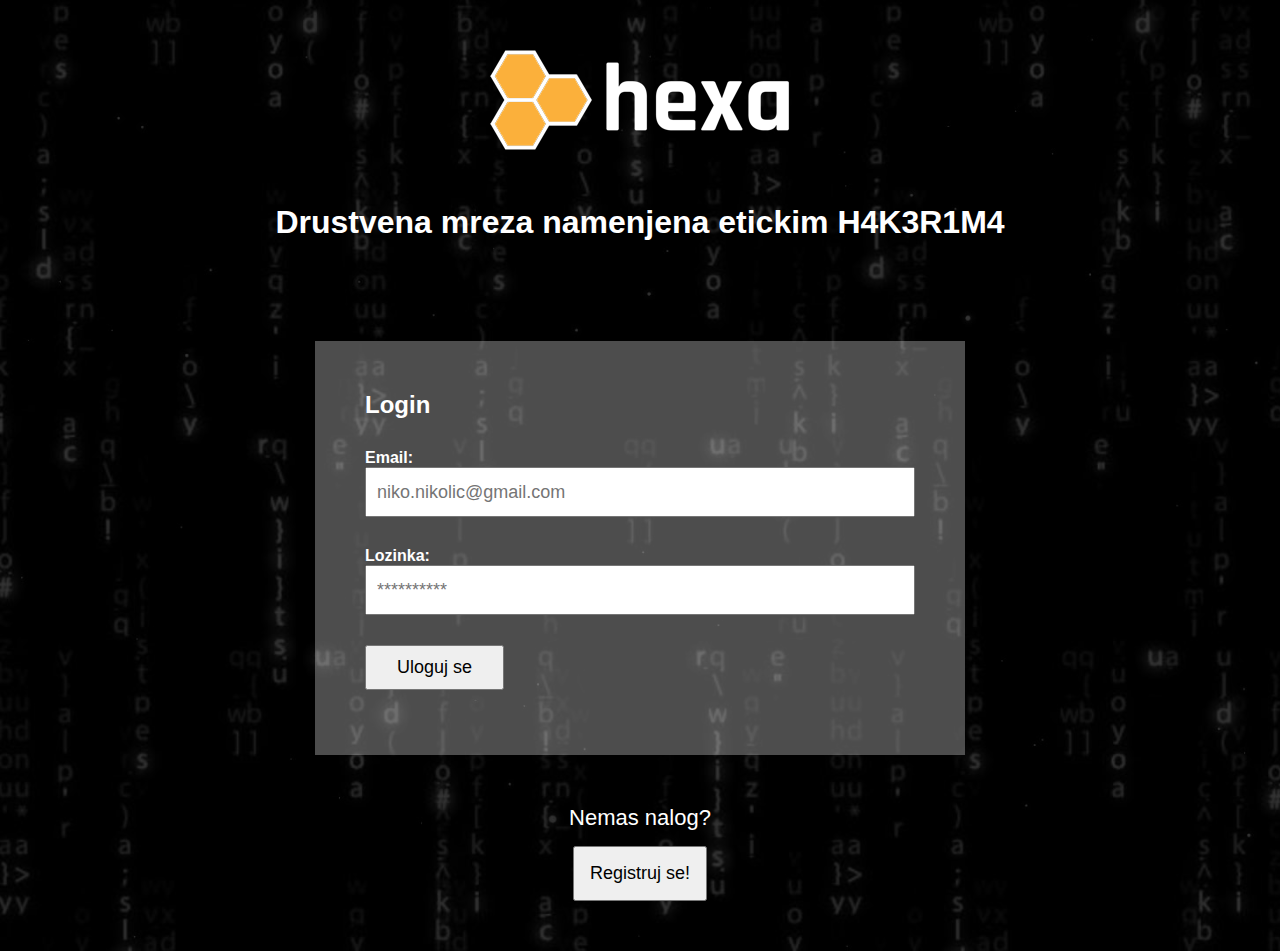
<file: SocialNetwork/index.html>
<!DOCTYPE html>
<html>
<head>
    <meta charset="utf-8">
    <meta name="viewport" content="width=device-width, initial-scale=1">
    <link rel="stylesheet" type="text/css" href="style.css">
    <title>Hexa</title>
</head>
<body>

    <div class="logo">
        <img src="img/logo.png">
    </div>

    <h1>Drustvena mreza namenjena etickim H4K3R1M4</h1>

    <div class="main-wrapper">
        <form id="loginForm">
            <h2>Login</h2>

            <div>
                <label>Email:</label>
                <input type="email" name="email" id="login_email" placeholder="niko.nikolic@gmail.com">
            </div>

            <div>
                <label>Lozinka:</label>
                <input type="password" name="lozinka" id="login_lozinka" placeholder="**********">
            </div>

            <div>
                <button>Uloguj se</button>
            </div>

        </form>
    </div>

    <div class="no-acc-register">
        <p>Nemas nalog?</p>
        <button id="registracija">Registruj se!</button>
    </div>

    <div class="custom-modal">
        <button id="closeModal">X</button>
    
        <form id="registrationForm">
            <h2>Registracija korisnika</h2>
    
            <div>
                <label for="korisnicko_ime">Korisničko ime: *</label>
                <input id="korisnicko_ime" type="text" name="korisnicko_ime" placeholder="niko.nikolic1">
            </div>
    
            <div>
                <label for="email">Email adresa : *</label>
                <input id="email" type="text" name="register_email" placeholder= "niko. nikolic@mail.com">
            </div>
    
            <div>
                <label for="lozinka">Lozinka: *</label>
                <input id="lozinka" type="password" name="register_lozinka" placeholder="********">
            </div>
    
            <div>
                <label for="ponovi_ lozinku"> Ponovi lozinku: *</label>
                <input id="ponovi_lozinku" type="password" name="ponovi_lozinku" placeholder= "********">
            </div>
    
            <div>
                <button>Registruj se</button>
            </div>
        </form>
    </div>

    <script src="js/Validator.js"></script>
    <script src="js/Session.js"></script>
    <script src="js/User.js"></script>
    <script src="js/app.js"></script>

</body>
</html>

<!-- 21:36 -->
</file>
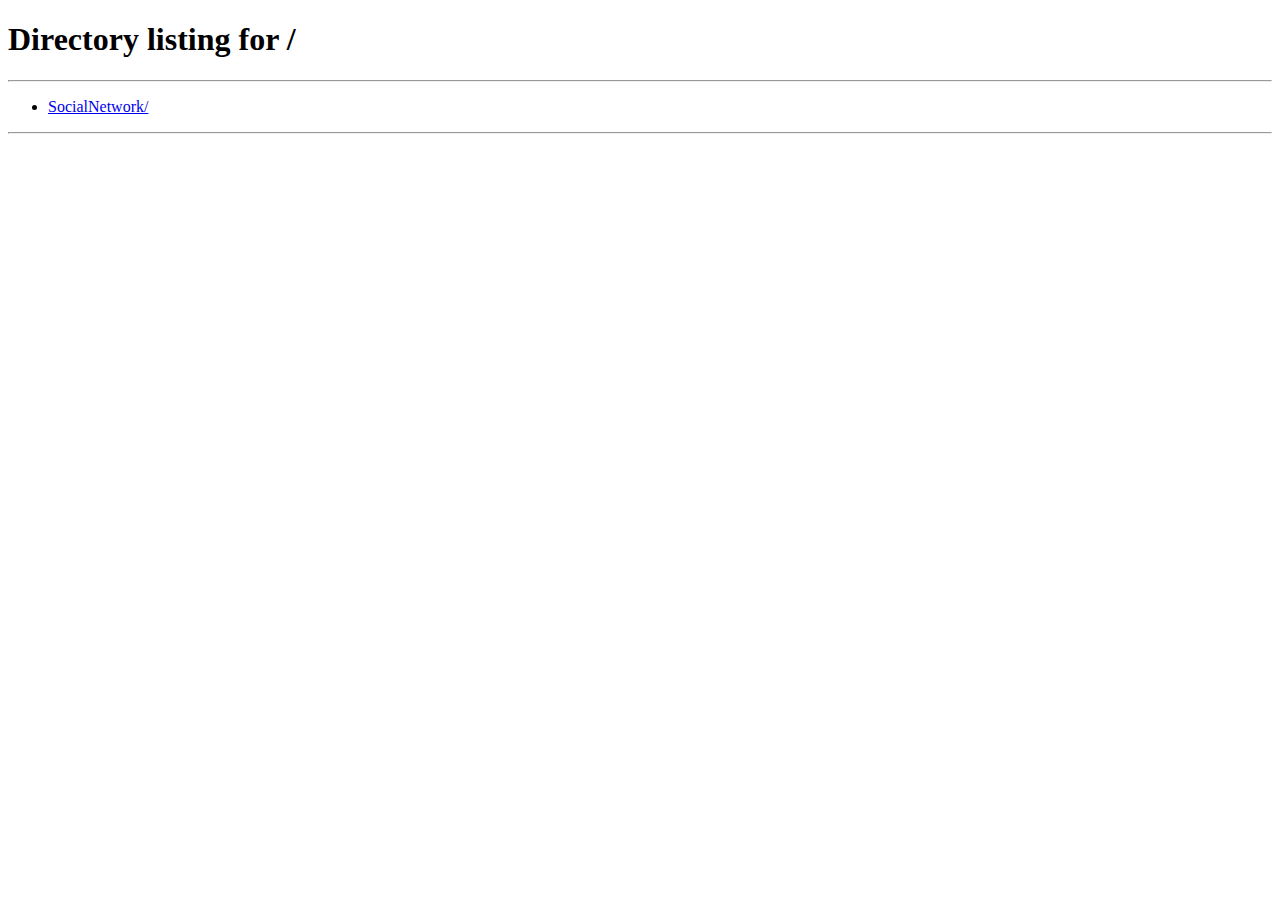
<file: SocialNetwork/hexa.html>
<!DOCTYPE html>
<html>
<head>
    <meta charset="utf-8">
    <meta name="viewport" content="width=device-width, initial-scale=1">
    <link href="https://cdn.jsdelivr.net/npm/bootstrap@5.2.1/dist/css/bootstrap.min.css" rel="stylesheet" integrity="sha384-iYQeCzEYFbKjA/T2uDLTpkwGzCiq6soy8tYaI1GyVh/UjpbCx/TYkiZhlZB6+fzT" crossorigin="anonymous">
    <link rel="stylesheet" type="text/css" href="style.css">
    <title>Hexa</title>
</head>
<body>

    <div class="container">

        <div class="row">

            <div class="col-md-3">
                <div class="inner-container left-side">
                    <img src="img/profile.jpg" class="profile">

                    <p><b id="username"></b></p>
                    <p id="email"></p>

                    <button id="editAccount">Izmjeni nalog</button>
                    <button id="logout">Odjavi se</button>
                </div>
            </div>

            <div class="col-md-9">
                <div class="inner-container right-side">
                    <form id="postForm">
                        <textarea id="postContent" placeholder="Napisi nesto i objavi ..."></textarea>
                        <button>Objavi</button>
                    </form>

                    <div id="allPostsWrapper"></div>
                </div>
            </div>

        </div>

    </div>

    <div class="custom-modal">
        <button id="closeModal">X</button>
        <form id="editForm">
            <h2>Izmijeni svoj profil</h2>
            <div>
                <label for="korisnicko_ime">Korisničko ime:</label>
                <input id="korisnicko_ime" type="text" name="korisnicko_ime" placeholder="niko.nikolic1">
            </div>
            <div>
                <label for="edit_email"> Email adresa:</label>
                <input id="edit_email" type="text" name="register_email" placeholder="niko.nikolic@mail.com">
            </div>
            <div>
                <button>Izmijeni</button>
            </div>
        </form>

        <hr>

        <button id="deleteProfile">OBRISI PROFIL</button>
    </div>

    <script src="js/Session.js"></script>
    <script src="js/User.js"></script>
    <script src="js/Comment.js"></script>
    <script src="js/Post.js"></script>
    <script src="js/hexa.js"></script>

</body>
</html>
</file>
<file: SocialNetwork/style.css>
* {
    margin: 0;
    padding: 0;
    box-sizing: border-box;
}

body {
    font-family: sans-serif;
    padding: 50px;
    background-image: url('img/bg.jpg');
    color: #fff;
    background-size: cover;
    box-shadow: rgba(0, 0, 0, 0.8) 0 0 0 10000px inset;
}

h1 {
    text-align: center;
    margin-bottom: 100px;
}

h2 {
    margin-bottom: 15px;
}

.logo {
    text-align: center;
    margin-bottom: 50px;
}

.main-wrapper {
    max-width: 650px;
    margin: auto;
    background-color: rgba(255, 255, 255, 0.3);
    padding: 50px;
}

button {
    cursor: pointer;
}

form div {
    padding: 15px 0;
}

form div label {
    display: block;
    font-weight: bold;
    font-size: 16px;
}

form div input {
    height: 50px;
    width: 100%;
    font-size: 18px;
    padding: 0 10px;
}

form div button {
    padding: 10px 30px;
    font-size: 18px;
}

form ul {
    list-style: none;
}

form ul li {
    color: red;
}

.no-acc-register {
    text-align: center;
    margin-top: 50px;
}

.no-acc-register button {
    padding: 15px;
    font-size: 18px;
}

.no-acc-register p {
    font-size: 22px;
    margin-bottom: 15px;
}

.custom-modal {
    display: none;
    background-color: black;
    box-shadow: rgba(255,255,255,0.8) 0 0 1000px 1000px;
    max-width: 650px;
    margin: auto;
    padding: 50px;
    position: absolute;
    top: 10%;
    Left: 0;
    right: 0;
    width: 100%;
}

.custom-modal button#closeModal {
    height: 20px;
    width: 20px;
    color: white;
    background-color: transparent;
    border: 0;
    font-size: 25px;
    font-weight: bold;
    position: absolute;
    right: 30px;
    top: 30px;
}

.inner-container {
    border: 1px solid green;
    padding: 15px;
}

.inner-container.left-side {
    text-align: center;
}

.inner-container img.profile{
    width: 70%;
    border-radius: 50%;
    display: block;
    margin: auto;
    border: 5px solid white;
    margin-bottom: 20px;
}

.inner-container.right-side form {
    display: flex;
    height: 100px;
}

.inner-container.right-side form textarea {
    width: 85%;
    border: 0;
    padding: 10px;
    resize: none;
    outline-color: green;
}

.inner-container.right-side form button {
    width: 15%;
    border: 0;
}

#deleteProfile {
    border: 2px solid red;
    color: red;
    padding: 5px 15px;
}

#allPostsWrapper .single-post {
    background-color: #eaeaea;
    padding: 15px;
    margin-top: 15px;
    color: #000;
}

#allPostsWrapper .single-post .post-content {
    padding-bottom: 10px;
    border-bottom: 1px solid black;
    margin-bottom: 10px;
    font-size: 22px;
}

#allPostsWrapper .single-post .post-commments form {
    height: 30px;
    margin-top: 15px;
}

#allPostsWrapper .single-post .post-commments form input {
    width: 85%;
    padding: 0 10px;
}

#allPostsWrapper .single-post .post-commments form button {
    width: 15%;
    background-color: grey;
}

#allPostsWrapper .single-post .post-actions {
    display: flex;
    justify-content: space-between;
    color: grey;
}

.like-btn {
    background-image: url('img/like.png');
    padding: 5px 15px 5px 40px;
    background-repeat: no-repeat;
    background-position: 10px;
    border:0;
}

.comment-btn {
    background-image: url('img/comment.png');
    padding: 5px 15px 5px 40px;
    background-repeat: no-repeat;
    background-position: 10px;
    border:0;
}

#allPostsWrapper .single-post .post-actions div button.remove-btn {
    border-color: red;
    color: red;
    padding: 5px 15px;
}

#allPostsWrapper .single-post .post-commments form {
    height: 30px;
    margin-top: 15px;
}

#allPostsWrapper .single-post .post-commments form input {
    width: 85%;
    padding: 10px;
}

#allPostsWrapper .single-post .post-commments {
    display: none;
}

#allPostsWrapper .single-post .post-commments .single-comment {
    border: 1px dotted green;
    padding: 10px;
    margin-top: 10px;
}
</file>
